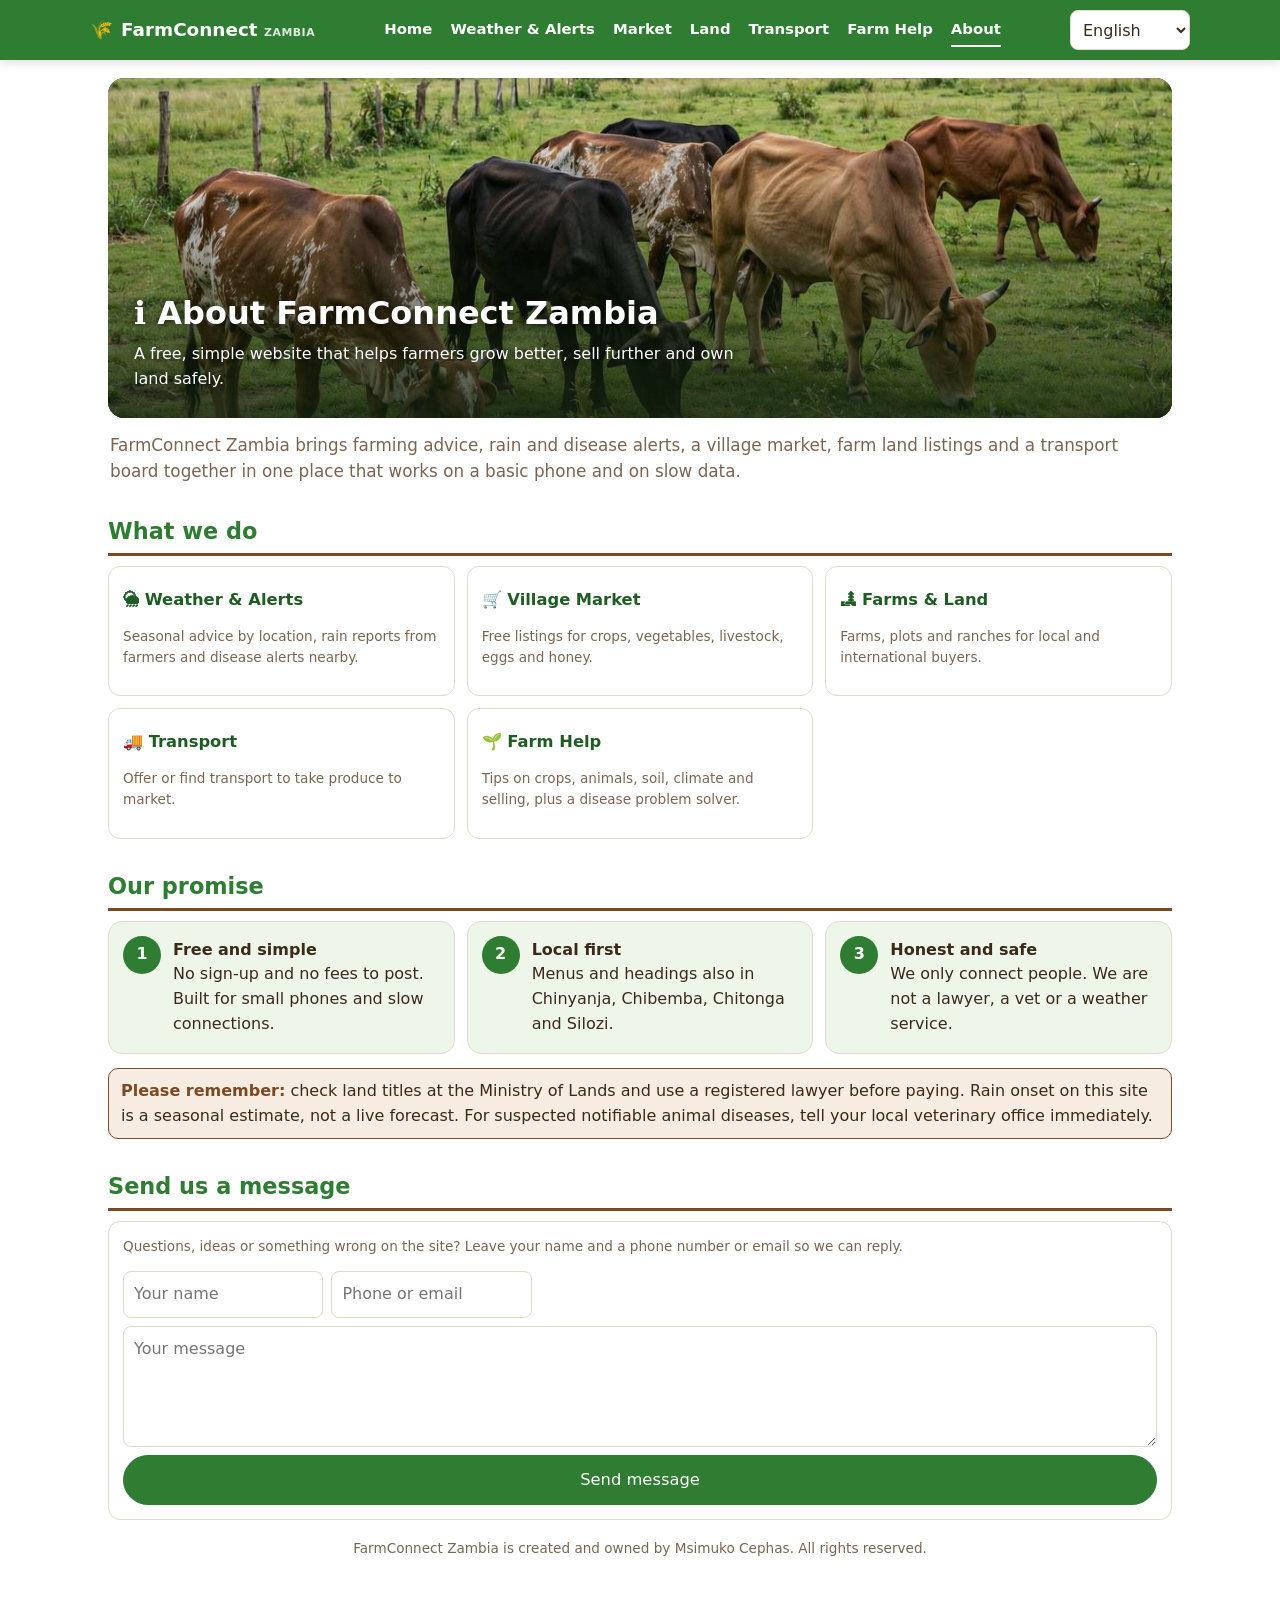
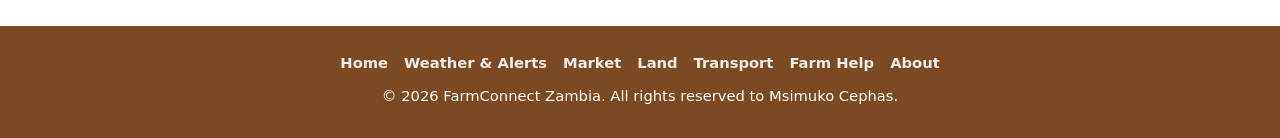
<file: about.html>
<!DOCTYPE html>
<html lang="en">
<head>
<meta charset="utf-8">
<meta name="color-scheme" content="light">
<meta name="viewport" content="width=device-width, initial-scale=1, viewport-fit=cover">
<title>About Us – FarmConnect Zambia</title>
<meta name="description" content="About FarmConnect Zambia: a free website for Zambian farmers. Contact us.">
<link rel="stylesheet" href="css/style.css">
</head>
<body>
<main>
<section class="phero">
<img src="images/cattle.jpg" style="--pos:center 60%" width="1200" height="800" alt="Cattle grazing on green pasture with trees and village houses behind" fetchpriority="high">
<div class="txt"><h1 data-i18n="h_about">ℹ️ About FarmConnect Zambia</h1><p>A free, simple website that helps farmers grow better, sell further and own land safely.</p></div>
</section>
<p class="lead reveal">FarmConnect Zambia brings farming advice, rain and disease alerts, a village market, farm land listings and a transport board together in one place that works on a basic phone and on slow data.</p>

<h2 class="reveal">What we do</h2>
<div class="grid feats">
<a class="card feat reveal" href="weather.html" style="--d:0s"><h3>🌦 Weather &amp; Alerts</h3><p class="note">Seasonal advice by location, rain reports from farmers and disease alerts nearby.</p></a>
<a class="card feat reveal" href="market.html" style="--d:.08s"><h3>🛒 Village Market</h3><p class="note">Free listings for crops, vegetables, livestock, eggs and honey.</p></a>
<a class="card feat reveal" href="land.html" style="--d:.16s"><h3>🏞 Farms &amp; Land</h3><p class="note">Farms, plots and ranches for local and international buyers.</p></a>
<a class="card feat reveal" href="transport.html" style="--d:.24s"><h3>🚚 Transport</h3><p class="note">Offer or find transport to take produce to market.</p></a>
<a class="card feat reveal" href="help.html" style="--d:.32s"><h3>🌱 Farm Help</h3><p class="note">Tips on crops, animals, soil, climate and selling, plus a disease problem solver.</p></a>
</div>

<h2 class="reveal">Our promise</h2>
<div class="steps">
<div class="step reveal" style="--d:0s"><b>Free and simple</b>No sign-up and no fees to post. Built for small phones and slow connections.</div>
<div class="step reveal" style="--d:.1s"><b>Local first</b>Menus and headings also in Chinyanja, Chibemba, Chitonga and Silozi.</div>
<div class="step reveal" style="--d:.2s"><b>Honest and safe</b>We only connect people. We are not a lawyer, a vet or a weather service.</div>
</div>
<div class="alert reveal" style="margin-top:14px"><b>Please remember:</b> check land titles at the Ministry of Lands and use a registered lawyer before paying. Rain onset on this site is a seasonal estimate, not a live forecast. For suspected notifiable animal diseases, tell your local veterinary office immediately.</div>

<h2 class="reveal">Send us a message</h2>
<div class="card reveal">
<p class="note" style="margin-top:0">Questions, ideas or something wrong on the site? Leave your name and a phone number or email so we can reply.</p>
<form id="cform">
<input name="name" placeholder="Your name" required maxlength="50">
<input name="contact" placeholder="Phone or email" required maxlength="80">
<textarea class="full" name="message" rows="4" placeholder="Your message" required maxlength="1000"></textarea>
<button class="pri full" type="submit">Send message</button>
</form>
</div>
<p class="note reveal" style="text-align:center;margin-top:18px">FarmConnect Zambia is created and owned by Msimuko Cephas. All rights reserved.</p>
</main>
<script src="js/data.js"></script>
<script src="js/common.js"></script>
<script src="js/about.js"></script>
</body>
</html>
</file>
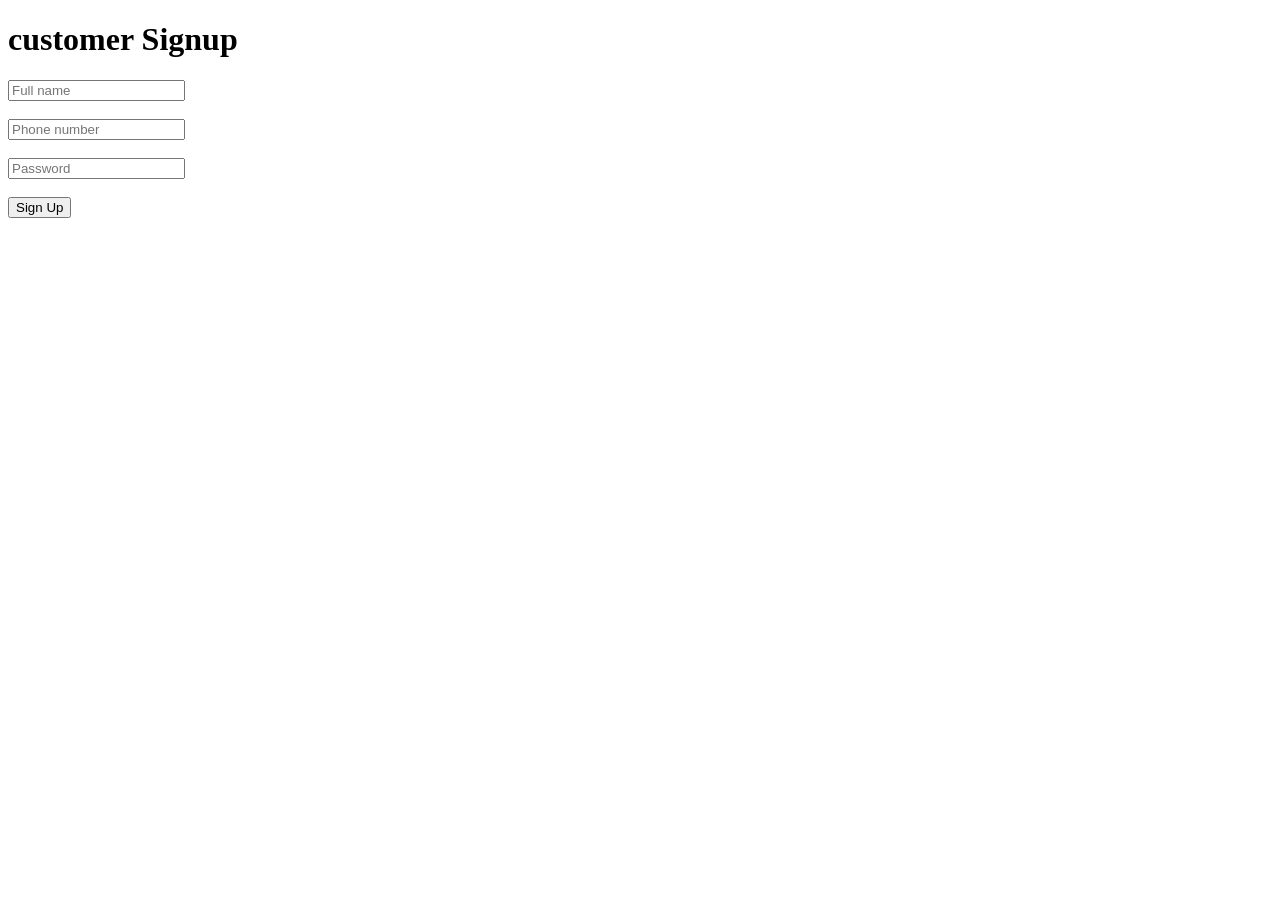
<file: customersignup.html>
<!DOCTYPE html>
<html>
<head><title>customer Signup</title></head>
<body>
  <h1>customer Signup</h1>
  <form>
    <input placeholder="Full name"><br><br>
    <input placeholder="Phone number"><br><br>
    <input placeholder="Password"type="passwoerd"><br><br>
    <button>Sign Up</button>
  </form>
  <br>
  <a href="/"Back Home</a>
</body>
</html>
</file>
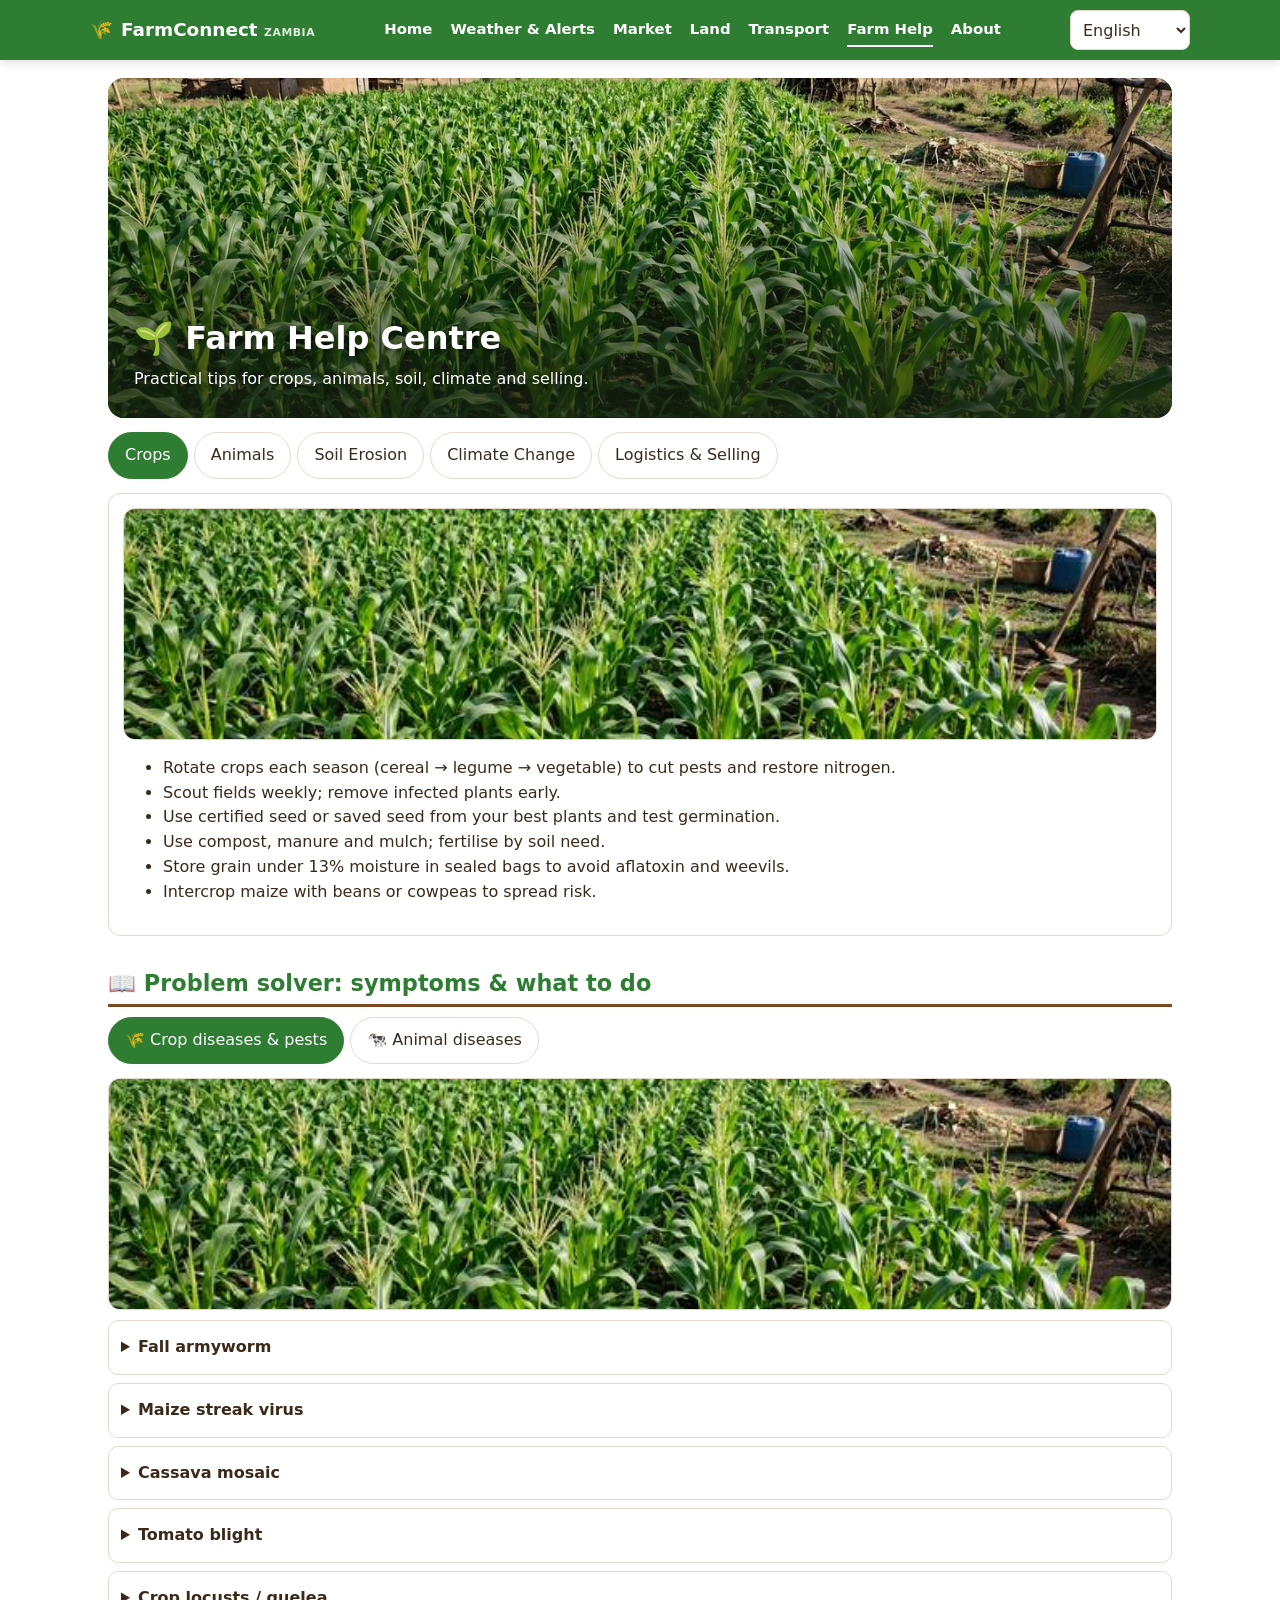
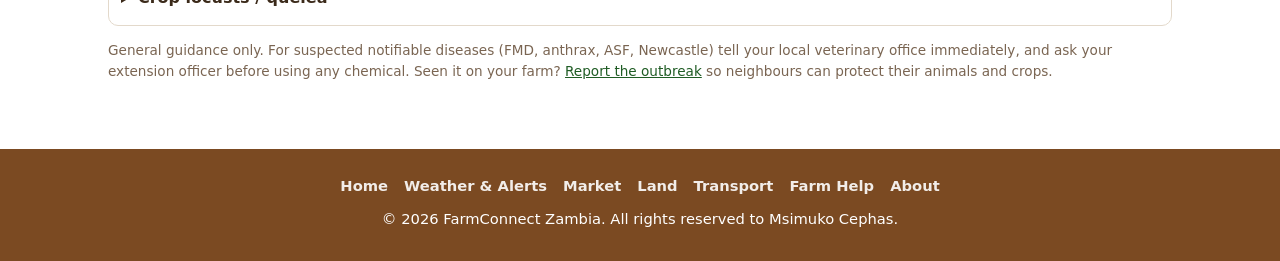
<file: help.html>
<!DOCTYPE html>
<html lang="en">
<head>
<meta charset="utf-8">
<meta name="color-scheme" content="light">
<meta name="viewport" content="width=device-width, initial-scale=1, viewport-fit=cover">
<title>Farm Help Centre – FarmConnect Zambia</title>
<meta name="description" content="Farming tips for crops, animals, soil erosion, climate change and selling, plus a crop and animal disease problem solver.">
<link rel="stylesheet" href="css/style.css">
</head>
<body>
<main>
<section class="phero">
<img src="images/maize-field.jpg" style="--pos:center 55%" width="1200" height="800" alt="Green maize growing in a farm field with a thatched house and hills behind" fetchpriority="high">
<div class="txt"><h1 data-i18n="h_h">🌱 Farm Help Centre</h1><p>Practical tips for crops, animals, soil, climate and selling.</p></div>
</section>
<div class="tabs" id="htabs"></div>
<div class="card" id="hbody"></div>

<h2 id="solver" class="reveal">📖 Problem solver: symptoms &amp; what to do</h2>
<div class="tabs" id="dtabs"></div>
<div id="dlib"></div>
<p class="note">General guidance only. For suspected notifiable diseases (FMD, anthrax, ASF, Newcastle) tell your local veterinary office immediately, and ask your extension officer before using any chemical. Seen it on your farm? <a href="weather.html#report">Report the outbreak</a> so neighbours can protect their animals and crops.</p>
</main>
<script src="js/data.js"></script>
<script src="js/common.js"></script>
<script src="js/help.js"></script>
</body>
</html>
</file>
<file: css/style.css>
/* FarmConnect Zambia: shared styles. Phone is the base; larger screens enhance.
   Colours live in :root so the whole look can be changed in a few lines. */
:root{--bg:#ffffff;--card:#ffffff;--tx:#3b2a1a;--mut:#7a6552;--pri:#2e7d32;--pri-dk:#1f5c24;--pri-tx:#ffffff;--acc:#eef6e9;--bd:#e3d9cb;--brown:#7b4a22;--warn:#7b4a22;--warn-bg:#f6ece1;color-scheme:light}
@view-transition{navigation:auto}
html{scroll-padding-top:calc(env(safe-area-inset-top,0px) + 72px);scroll-behavior:smooth;-webkit-text-size-adjust:100%}
*{box-sizing:border-box}
body{margin:0;background:var(--bg);color:var(--tx);font:16px/1.55 system-ui,-apple-system,"Segoe UI",Roboto,sans-serif;overflow-x:hidden;padding-bottom:68px;animation:fadeIn .5s ease both}
img,svg{max-width:100%}
a{color:var(--pri-dk)}

/* ---------- Header, nav, bottom bar, footer ---------- */
header.site{background:var(--pri);color:var(--pri-tx);padding:8px 12px;padding-top:calc(8px + env(safe-area-inset-top,0px));position:sticky;top:0;z-index:20;box-shadow:0 2px 10px rgba(0,0,0,.15);animation:slideDown .6s cubic-bezier(.2,.8,.2,1) both}
header.site>div{max-width:1100px;margin:auto;display:flex;gap:6px 18px;align-items:center;justify-content:space-between}
.brand{color:inherit;text-decoration:none;font-weight:800;font-size:1.15rem;display:flex;align-items:center;gap:8px}
.brand span{white-space:nowrap}
.brand small{font-weight:600;opacity:.85;font-size:.68rem;letter-spacing:.05em}
@media(max-width:420px){.brand{font-size:1.02rem;gap:6px}#lang{max-width:112px;font-size:.85rem}}
.brand .logo{display:inline-block;transform-origin:50% 100%;animation:sway 3.4s ease-in-out infinite}
nav.top{display:none;gap:18px}
nav.top a{position:relative;color:inherit;text-decoration:none;font-weight:600;font-size:.93rem;padding:6px 0;white-space:nowrap}
nav.top a::after{content:"";position:absolute;left:0;right:0;bottom:1px;height:2px;background:#fff;transform:scaleX(0);transform-origin:left;transition:transform .28s ease}
nav.top a:hover::after,nav.top a.on::after{transform:scaleX(1)}
#lang{width:auto;padding:6px 8px;min-height:40px}
.bar{position:fixed;left:0;right:0;bottom:0;display:flex;background:#fff;border-top:2px solid var(--brown);padding-bottom:env(safe-area-inset-bottom,0px);z-index:20}
.bar a{flex:1;min-width:0;display:flex;flex-direction:column;align-items:center;justify-content:center;min-height:54px;padding:5px 1px;text-decoration:none;color:var(--brown);font-size:10px;line-height:1.2;text-align:center;transition:background .2s}
.bar a span{font-size:19px;transition:transform .25s}
.bar a.on{color:var(--pri-dk);font-weight:700;background:var(--acc)}
.bar a.on span{transform:translateY(-2px) scale(1.15)}
.bar a:active{background:var(--acc)}
footer.site{text-align:center;padding:26px 16px 30px;background:var(--brown);color:#fff;font-size:.92rem;margin-top:36px}
footer.site .fl{display:flex;flex-wrap:wrap;gap:6px 16px;justify-content:center;margin-bottom:10px}
footer.site .fl a{color:#fff;opacity:.9;text-decoration:none;font-weight:600}
footer.site .fl a:hover{text-decoration:underline;opacity:1}
footer.site p{margin:0}

/* ---------- Layout ---------- */
main{max-width:1100px;margin:auto;padding:12px}
h2{color:var(--pri);border-bottom:3px solid var(--brown);padding-bottom:4px;margin:30px 0 10px;font-size:clamp(1.15rem,4vw,1.4rem)}
h3{margin:6px 0 2px;font-size:1.02rem}
.lead{font-size:1.05rem;color:var(--mut);margin:12px 2px}
.grid{display:grid;grid-template-columns:1fr;gap:12px}
.card{background:var(--card);border:1px solid var(--bd);border-radius:12px;padding:14px;overflow:hidden;overflow-wrap:anywhere}
.card.pic{padding:0}.card.pic .b{padding:12px 14px 14px}
.card img{display:block;width:100%;height:130px;object-fit:cover;background:var(--acc)}
.tabs{display:flex;flex-wrap:nowrap;overflow-x:auto;gap:6px;margin:8px 0;padding-bottom:6px;-webkit-overflow-scrolling:touch;scrollbar-width:none}
.tabs::-webkit-scrollbar{display:none}
.tabs button{flex:0 0 auto}
.tabs.wrap{flex-wrap:wrap;overflow:visible}
.tag{font-size:.75rem;background:var(--acc);border:1px solid var(--bd);border-radius:99px;padding:2px 9px;color:var(--brown);display:inline-block;margin:0 4px 4px 0}
.price{font-weight:700;color:var(--pri)}
.note{font-size:.85rem;color:var(--mut)}
.alert{background:var(--warn-bg);border:1px solid var(--warn);border-radius:10px;padding:10px 12px;color:var(--tx)}
.alert b{color:var(--warn)}
.stat{display:grid;grid-template-columns:1fr;gap:10px;margin-top:10px}
.stat .card b{display:block;font-size:1.05rem}
details{background:var(--card);border:1px solid var(--bd);border-radius:10px;padding:8px 12px;margin-bottom:8px;overflow-wrap:anywhere}
summary{cursor:pointer;font-weight:600;padding:6px 0;min-height:36px}
details ul{margin:6px 0 4px;padding-left:20px}

/* ---------- Forms and buttons ---------- */
form{display:grid;gap:8px;grid-template-columns:1fr}
form .full{grid-column:1/-1}
input,select,textarea{font:inherit;width:100%;padding:10px;border-radius:8px;border:1px solid var(--bd);background:var(--bg);color:var(--tx);min-width:0;transition:border-color .2s,box-shadow .2s}
input:focus,select:focus,textarea:focus{outline:none;border-color:var(--pri);box-shadow:0 0 0 3px rgba(46,125,50,.18)}
button,select,input:not([type=checkbox]),textarea{min-height:46px;touch-action:manipulation}
label.chk{display:flex;gap:8px;align-items:center;font-size:.9rem}label.chk input{width:auto;min-height:0}
button,.btn{font:inherit;cursor:pointer;border:1px solid var(--bd);background:var(--card);color:var(--tx);border-radius:999px;padding:10px 16px;transition:transform .18s,box-shadow .18s,background .2s}
button:hover,.btn:hover{transform:translateY(-2px);box-shadow:0 6px 14px rgba(59,42,26,.14)}
button:active,.btn:active{transform:translateY(0)}
button.on,button.pri{background:var(--pri);color:var(--pri-tx);border-color:var(--pri)}
button.pri:hover{background:var(--pri-dk)}
button[disabled]{opacity:.6;cursor:wait}
form button.pri{min-height:50px;font-size:1.02rem}
.btn{display:inline-block;text-decoration:none;border-radius:8px;padding:11px 14px;font-size:.9rem;margin:6px 6px 0 0;min-height:44px;line-height:1.3}
.btn.p{background:var(--pri);color:var(--pri-tx);border-color:var(--pri)}
.btn.p:hover{background:var(--pri-dk)}
.btn.lg{font-size:1rem;padding:12px 18px;border-radius:999px}

/* ---------- Home hero ---------- */
.hero{border-radius:16px;overflow:hidden;border:1px solid var(--bd);background:var(--acc);margin-bottom:10px}
.hero .himg{overflow:hidden}
.hero .himg img{display:block;width:100%;height:170px;object-fit:cover;object-position:center 55%;animation:kenburns 26s ease-in-out infinite alternate}
.hero .htxt{padding:16px 16px 18px}
.hero h1{margin:0 0 6px;font-size:clamp(1.4rem,5.5vw,2.1rem);animation:rise .8s .15s cubic-bezier(.2,.7,.2,1) both}
.hero p{margin:0;color:var(--mut);animation:rise .8s .3s cubic-bezier(.2,.7,.2,1) both}
.hero .cta{margin-top:12px;display:flex;flex-wrap:wrap;gap:8px;animation:rise .8s .45s cubic-bezier(.2,.7,.2,1) both}
.hero .cta .btn{margin:0}

/* ---------- Inner-page banner: photo, dark fade, title ---------- */
.phero{position:relative;border-radius:16px;overflow:hidden;height:230px;background:var(--pri-dk);margin-bottom:14px;isolation:isolate}
.phero>img{position:absolute;inset:0;width:100%;height:100%;object-fit:cover;object-position:var(--pos,center 55%);animation:kenburns 22s ease-in-out infinite alternate;z-index:-2}
.phero::after{content:"";position:absolute;inset:0;background:linear-gradient(to top,rgba(20,35,15,.78) 0%,rgba(20,35,15,.15) 60%,transparent 100%);z-index:-1}
.phero .txt{position:absolute;left:0;right:0;bottom:0;padding:16px 16px 18px;color:#fff}
.phero h1{margin:0 0 4px;font-size:clamp(1.3rem,5vw,2rem);text-shadow:0 2px 8px rgba(0,0,0,.5);animation:rise .8s .15s cubic-bezier(.2,.7,.2,1) both}
.phero p{margin:0;opacity:.95;text-shadow:0 1px 6px rgba(0,0,0,.5);animation:rise .8s .35s cubic-bezier(.2,.7,.2,1) both;max-width:60ch}
.rain{position:absolute;inset:0;overflow:hidden;pointer-events:none;z-index:0}
.rain i{position:absolute;top:-24px;width:2px;height:18px;border-radius:2px;background:linear-gradient(transparent,rgba(255,255,255,.85));animation:drop linear infinite}

/* ---------- Photo frame (used inside cards and tabs) ---------- */
.frame{overflow:hidden;border-radius:12px;margin-bottom:10px;border:1px solid var(--bd)}
.frame img{display:block;width:100%;height:150px;object-fit:cover;animation:kenburns 18s ease-in-out infinite alternate}

/* ---------- Home: counters, feature cards, steps ---------- */
.counters{display:grid;grid-template-columns:repeat(2,1fr);gap:10px;margin-top:6px}
.counter{background:var(--acc);border:1px solid var(--bd);border-radius:14px;padding:14px 8px;text-align:center}
.counter b{display:block;font-size:2rem;line-height:1.1;color:var(--pri)}
.counter span{font-size:.85rem;color:var(--mut)}
.feats{grid-template-columns:1fr}
a.feat{display:block;text-decoration:none;color:inherit;transition:transform .28s,box-shadow .28s}
a.feat:hover{transform:translateY(-6px);box-shadow:0 14px 26px rgba(59,42,26,.16)}
a.feat img{transition:transform .7s ease}
a.feat:hover img{transform:scale(1.09)}
a.feat h3{color:var(--pri-dk)}
a.feat .go{display:inline-block;margin-top:6px;font-weight:700;color:var(--pri);transition:transform .25s}
a.feat:hover .go{transform:translateX(6px)}
.steps{display:grid;grid-template-columns:1fr;gap:12px;counter-reset:s}
.step{position:relative;background:var(--acc);border:1px solid var(--bd);border-radius:14px;padding:16px 16px 16px 64px}
.step::before{counter-increment:s;content:counter(s);position:absolute;left:14px;top:14px;width:38px;height:38px;border-radius:50%;background:var(--pri);color:#fff;font-weight:800;display:grid;place-items:center;animation:pulse 2.6s ease-in-out infinite}
.step b{display:block}
#gal{grid-template-columns:1fr 1fr;gap:10px}
#gal .card img{height:92px}
#gal .b{padding:8px 10px 10px;font-size:.9rem}
#gal a.card{text-decoration:none;color:inherit}

/* ---------- Page extras ---------- */
.ticker{overflow:hidden;white-space:nowrap;background:var(--acc);border:1px solid var(--bd);border-radius:999px;padding:6px 0;margin-bottom:12px}
.ticker div{display:inline-block;animation:marquee 26s linear infinite}
.ticker span{display:inline-block;margin:0 14px;font-size:1.25rem}
.road{position:relative;height:56px;overflow:hidden;margin:2px 0 12px;border-bottom:4px dashed var(--brown)}
.road svg.truck{position:absolute;bottom:3px;left:0;width:92px;height:auto;animation:drive 11s linear infinite}
.road svg.truck.t2{width:62px;animation-duration:15s;animation-delay:-6s}
.wheel{transform-box:fill-box;transform-origin:center;animation:spin .7s linear infinite}
.sign{display:inline-block;transform-origin:50% 0;animation:swing 3.2s ease-in-out infinite;vertical-align:middle}
.dot{display:inline-block;animation:bob 1.6s ease-in-out infinite}
#hbody li,#dlib details{animation:slideIn .45s cubic-bezier(.2,.7,.2,1) both;animation-delay:calc(var(--i,0)*70ms)}

/* ---------- Scroll reveal and card entrance ---------- */
.reveal{opacity:0;transform:translateY(26px);transition:opacity .75s ease,transform .75s cubic-bezier(.2,.7,.2,1);transition-delay:var(--d,0s)}
.reveal.in{opacity:1;transform:none}
.grid>*:not(.reveal),.stat>*{animation:rise .55s cubic-bezier(.2,.7,.2,1) both;animation-delay:calc(var(--i,0)*70ms)}

/* ---------- Keyframes ---------- */
@keyframes fadeIn{from{opacity:0}to{opacity:1}}
@keyframes fadeOut{to{opacity:0}}
@keyframes rise{from{opacity:0;transform:translateY(20px)}to{opacity:1;transform:none}}
@keyframes slideIn{from{opacity:0;transform:translateX(-18px)}to{opacity:1;transform:none}}
@keyframes slideDown{from{transform:translateY(-100%)}to{transform:none}}
@keyframes kenburns{from{transform:scale(1)}to{transform:scale(1.12) translate(-1.5%,-1%)}}
@keyframes sway{0%,100%{transform:rotate(-7deg)}50%{transform:rotate(7deg)}}
@keyframes swing{0%,100%{transform:rotate(-9deg)}50%{transform:rotate(9deg)}}
@keyframes bob{0%,100%{transform:translateY(0)}50%{transform:translateY(-6px)}}
@keyframes pulse{0%,100%{box-shadow:0 0 0 0 rgba(46,125,50,.45)}50%{box-shadow:0 0 0 9px rgba(46,125,50,0)}}
@keyframes drop{from{transform:translateY(0);opacity:0}10%{opacity:1}to{transform:translateY(380px);opacity:0}}
@keyframes drive{from{transform:translateX(-120px)}to{transform:translateX(calc(100vw + 40px))}}
@keyframes spin{to{transform:rotate(360deg)}}
@keyframes marquee{from{transform:translateX(0)}to{transform:translateX(-50%)}}
::view-transition-old(root){animation:fadeOut .22s ease both}
::view-transition-new(root){animation:fadeIn .35s ease both}

/* ---------- Larger screens ---------- */
@media(min-width:560px){
 .grid{grid-template-columns:repeat(auto-fill,minmax(230px,1fr))}
 .feats{grid-template-columns:repeat(auto-fill,minmax(min(100%,290px),1fr))}
 .steps{grid-template-columns:repeat(3,1fr)}
 .counters{grid-template-columns:repeat(4,1fr)}
 #gal{grid-template-columns:repeat(auto-fill,minmax(190px,1fr))}
 #gal .card img{height:120px}
 .card img{height:150px}
 form{grid-template-columns:repeat(auto-fit,minmax(200px,1fr))}
 .stat{grid-template-columns:repeat(auto-fit,minmax(200px,1fr))}
}
@media(min-width:700px){
 body{padding-bottom:0}
 header.site{padding:10px 14px}
 nav.top{display:flex}
 .bar{display:none}
 main{padding:18px}
 button,select,input:not([type=checkbox]),textarea{min-height:42px}
 .tabs{flex-wrap:wrap;overflow:visible}
 .hero .himg img{height:360px}
 .hero .htxt{padding:20px 22px 24px}
 .phero{height:340px}
 .phero .txt{padding:22px 26px 26px}
 .frame img{height:230px}
}

/* ---------- Respect people who prefer less motion ---------- */
@media(prefers-reduced-motion:reduce){
 html{scroll-behavior:auto}
 *,*::before,*::after{animation:none!important;transition:none!important}
 .reveal{opacity:1;transform:none}
}
</file>
